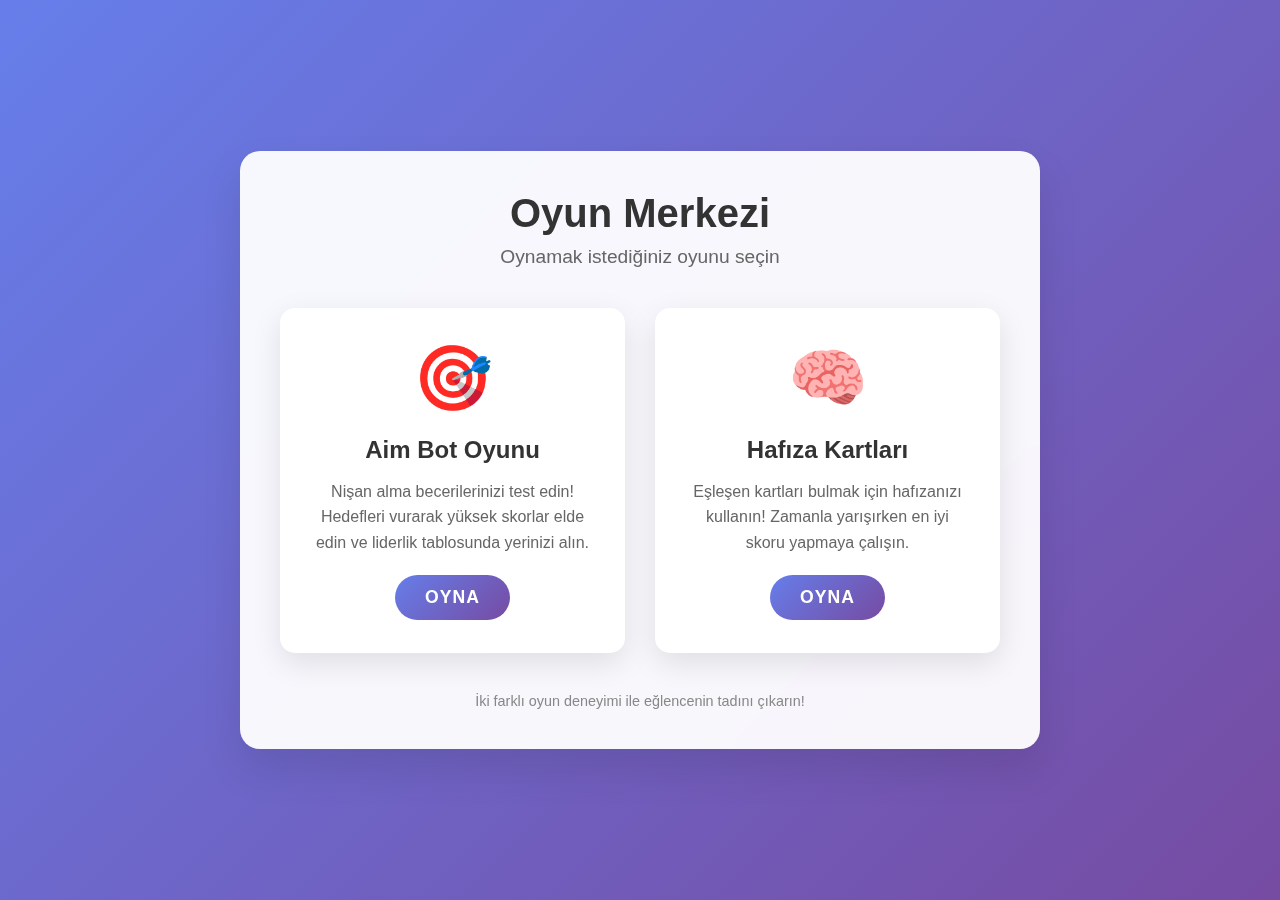
<file: index.html>
<!DOCTYPE html>
<html lang="tr">
<head>
    <meta charset="UTF-8">
    <meta name="viewport" content="width=device-width, initial-scale=1.0">
    <title>Oyun Seçimi</title>
    <style>
        * {
            margin: 0;
            padding: 0;
            box-sizing: border-box;
        }

        body {
            font-family: 'Segoe UI', Tahoma, Geneva, Verdana, sans-serif;
            background: linear-gradient(135deg, #667eea 0%, #764ba2 100%);
            min-height: 100vh;
            display: flex;
            justify-content: center;
            align-items: center;
            padding: 20px;
        }

        .game-selection-container {
            background: rgba(255, 255, 255, 0.95);
            backdrop-filter: blur(10px);
            border-radius: 20px;
            box-shadow: 0 20px 40px rgba(0, 0, 0, 0.1);
            padding: 40px;
            text-align: center;
            max-width: 800px;
            width: 100%;
        }

        .game-title {
            color: #333;
            font-size: 2.5rem;
            margin-bottom: 10px;
            font-weight: 700;
        }

        .game-subtitle {
            color: #666;
            font-size: 1.2rem;
            margin-bottom: 40px;
        }

        .games-grid {
            display: grid;
            grid-template-columns: repeat(auto-fit, minmax(300px, 1fr));
            gap: 30px;
            margin-bottom: 40px;
        }

        .game-card {
            background: white;
            border-radius: 15px;
            padding: 30px;
            box-shadow: 0 10px 30px rgba(0, 0, 0, 0.1);
            transition: all 0.3s ease;
            cursor: pointer;
            border: 3px solid transparent;
        }

        .game-card:hover {
            transform: translateY(-10px);
            box-shadow: 0 20px 40px rgba(0, 0, 0, 0.2);
            border-color: #667eea;
        }

        .game-icon {
            font-size: 4rem;
            margin-bottom: 20px;
        }

        .game-name {
            font-size: 1.5rem;
            font-weight: 600;
            color: #333;
            margin-bottom: 15px;
        }

        .game-description {
            color: #666;
            font-size: 1rem;
            line-height: 1.6;
            margin-bottom: 20px;
        }

        .play-button {
            background: linear-gradient(135deg, #667eea 0%, #764ba2 100%);
            color: white;
            border: none;
            padding: 12px 30px;
            border-radius: 25px;
            font-size: 1.1rem;
            font-weight: 600;
            cursor: pointer;
            transition: all 0.3s ease;
            text-transform: uppercase;
            letter-spacing: 1px;
        }

        .play-button:hover {
            transform: scale(1.05);
            box-shadow: 0 10px 20px rgba(0, 0, 0, 0.2);
        }

        .footer {
            color: #888;
            font-size: 0.9rem;
            margin-top: 30px;
        }

        @media (max-width: 768px) {
            .games-grid {
                grid-template-columns: 1fr;
            }
            
            .game-selection-container {
                padding: 20px;
            }
            
            .game-title {
                font-size: 2rem;
            }
        }
    </style>
</head>
<body>
    <div class="game-selection-container">
        <h1 class="game-title">Oyun Merkezi</h1>
        <p class="game-subtitle">Oynamak istediğiniz oyunu seçin</p>
        
        <div class="games-grid">
            <div class="game-card" onclick="location.href='aimbotgame/index.html'">
                <div class="game-icon">🎯</div>
                <h2 class="game-name">Aim Bot Oyunu</h2>
                <p class="game-description">Nişan alma becerilerinizi test edin! Hedefleri vurarak yüksek skorlar elde edin ve liderlik tablosunda yerinizi alın.</p>
                <button class="play-button">Oyna</button>
            </div>
            
            <div class="game-card" onclick="location.href='memory_card_child_game/index.html'">
                <div class="game-icon">🧠</div>
                <h2 class="game-name">Hafıza Kartları</h2>
                <p class="game-description">Eşleşen kartları bulmak için hafızanızı kullanın! Zamanla yarışırken en iyi skoru yapmaya çalışın.</p>
                <button class="play-button">Oyna</button>
            </div>
        </div>
        
        <p class="footer">İki farklı oyun deneyimi ile eğlencenin tadını çıkarın!</p>
    </div>
</body>
</html>
</file>
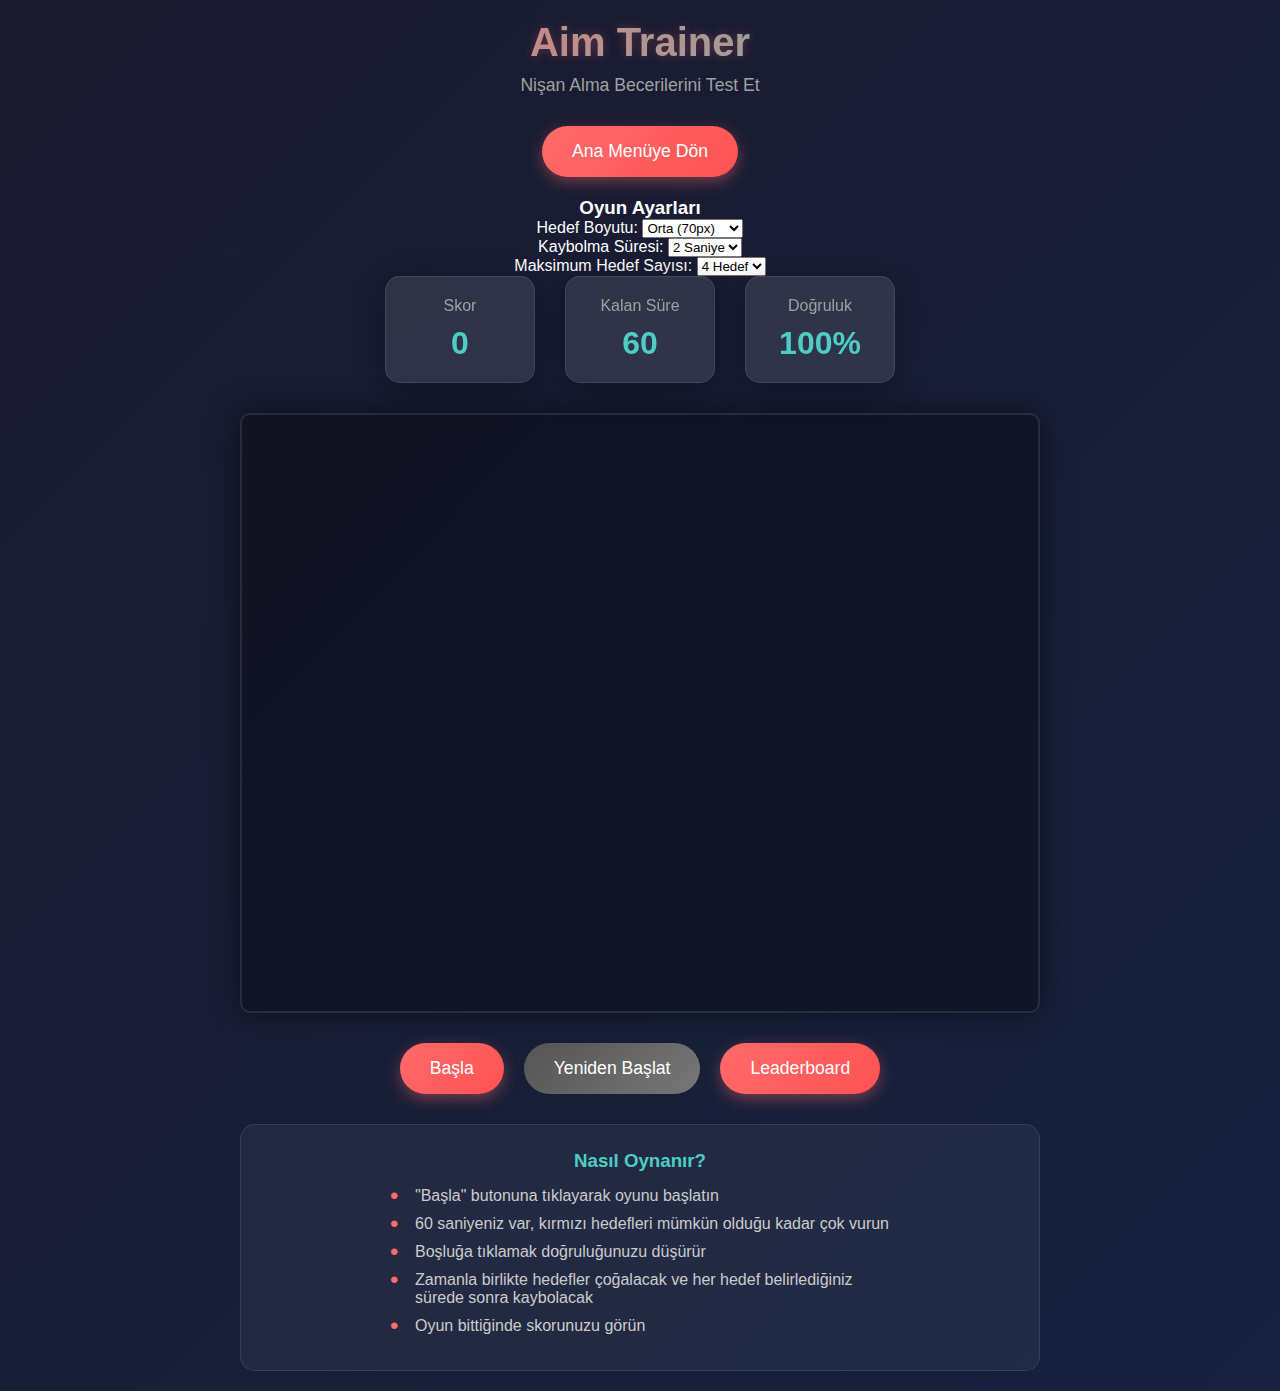
<file: aimbotgame/index.html>
<!DOCTYPE html>
<html lang="tr">
<head>
    <meta charset="UTF-8">
    <meta name="viewport" content="width=device-width, initial-scale=1.0">
    <title>Aim Trainer - Nişan Alma Oyunu</title>
    <link rel="stylesheet" href="style.css">
</head>
<body>
    <div class="container">
        <header class="game-header">
            <h1>Aim Trainer</h1>
            <p>Nişan Alma Becerilerini Test Et</p>
        </header>

        <!-- Ana Menüye Dön Butonu -->
        <div style="text-align: center; margin-bottom: 20px;">
            <button class="btn" onclick="location.href='../index.html'">Ana Menüye Dön</button>
        </div>

        <!-- Ayarlar Paneli -->
        <div class="settings-panel">
            <h3>Oyun Ayarları</h3>
            <div class="setting-group">
                <label for="target-size">Hedef Boyutu:</label>
                <select id="target-size">
                    <option value="small">Küçük (50px)</option>
                    <option value="medium" selected>Orta (70px)</option>
                    <option value="large">Büyük (90px)</option>
                </select>
            </div>
            
            <div class="setting-group">
                <label for="target-lifetime">Kaybolma Süresi:</label>
                <select id="target-lifetime">
                    <option value="1000">1 Saniye</option>
                    <option value="2000" selected>2 Saniye</option>
                    <option value="3000">3 Saniye</option>
                </select>
            </div>
            
            <div class="setting-group">
                <label for="max-targets">Maksimum Hedef Sayısı:</label>
                <select id="max-targets">
                    <option value="1">1 Hedef</option>
                    <option value="2">2 Hedef</option>
                    <option value="3">3 Hedef</option>
                    <option value="4" selected>4 Hedef</option>
                    <option value="5">5 Hedef</option>
                    <option value="6">6 Hedef</option>
                </select>
            </div>
        </div>

        <div class="stats-container">
            <div class="stat-box">
                <div class="stat-label">Skor</div>
                <div class="stat-value" id="score">0</div>
            </div>
            <div class="stat-box">
                <div class="stat-label">Kalan Süre</div>
                <div class="stat-value" id="timer">60</div>
            </div>
            <div class="stat-box">
                <div class="stat-label">Doğruluk</div>
                <div class="stat-value" id="accuracy">100%</div>
            </div>
        </div>

        <div class="game-area">
            <div class="game-container" id="game-container">
                <div class="crosshair" id="crosshair"></div>
                <!-- Hedefler artık JavaScript tarafından dinamik olarak oluşturulacak -->
            </div>
        </div>

        <div class="controls">
            <button id="start-button" class="btn">Başla</button>
            <button id="reset-button" class="btn">Yeniden Başlat</button>
            <button id="leaderboard-button" class="btn">Leaderboard</button>
        </div>

        <div class="instructions">
            <h3>Nasıl Oynanır?</h3>
            <ul>
                <li>"Başla" butonuna tıklayarak oyunu başlatın</li>
                <li>60 saniyeniz var, kırmızı hedefleri mümkün olduğu kadar çok vurun</li>
                <li>Boşluğa tıklamak doğruluğunuzu düşürür</li>
                <li>Zamanla birlikte hedefler çoğalacak ve her hedef belirlediğiniz sürede sonra kaybolacak</li>
                <li>Oyun bittiğinde skorunuzu görün</li>
            </ul>
        </div>
    </div>

    <!-- Oyun Bitiş Modalı -->
    <div class="game-over-modal" id="game-over-modal">
        <div class="modal-content">
            <h2>Oyun Bitti!</h2>
            <div class="modal-stats">
                <div class="modal-stat">
                    <div class="modal-stat-label">Skor</div>
                    <div class="modal-stat-value" id="modal-score">0</div>
                </div>
                <div class="modal-stat">
                    <div class="modal-stat-label">Doğruluk</div>
                    <div class="modal-stat-value" id="modal-accuracy">100%</div>
                </div>
                <div class="modal-stat">
                    <div class="modal-stat-label">Vuruş</div>
                    <div class="modal-stat-value" id="modal-hits">0</div>
                </div>
            </div>
            <div class="player-input">
                <label for="player-name">Adınız:</label>
                <input type="text" id="player-name" placeholder="Adınızı girin" maxlength="20">
            </div>
            <button id="save-score" class="btn">Skoru Kaydet</button>
            <button id="play-again" class="btn">Tekrar Oyna</button>
        </div>
    </div>

    <!-- Leaderboard Modalı -->
    <div class="leaderboard-modal" id="leaderboard-modal">
        <div class="modal-content">
            <h2>Leaderboard</h2>
            <table id="leaderboard-table">
                <thead>
                    <tr>
                        <th>Sıra</th>
                        <th>İsim</th>
                        <th>Skor</th>
                        <th>Doğruluk</th>
                        <th>Vuruş</th>
                    </tr>
                </thead>
                <tbody id="leaderboard-body">
                    <!-- Leaderboard verileri buraya eklenecek -->
                </tbody>
            </table>
            <button id="close-leaderboard" class="btn">Kapat</button>
        </div>
    </div>

    <script src="script.js"></script>
</body>
</html>
</file>
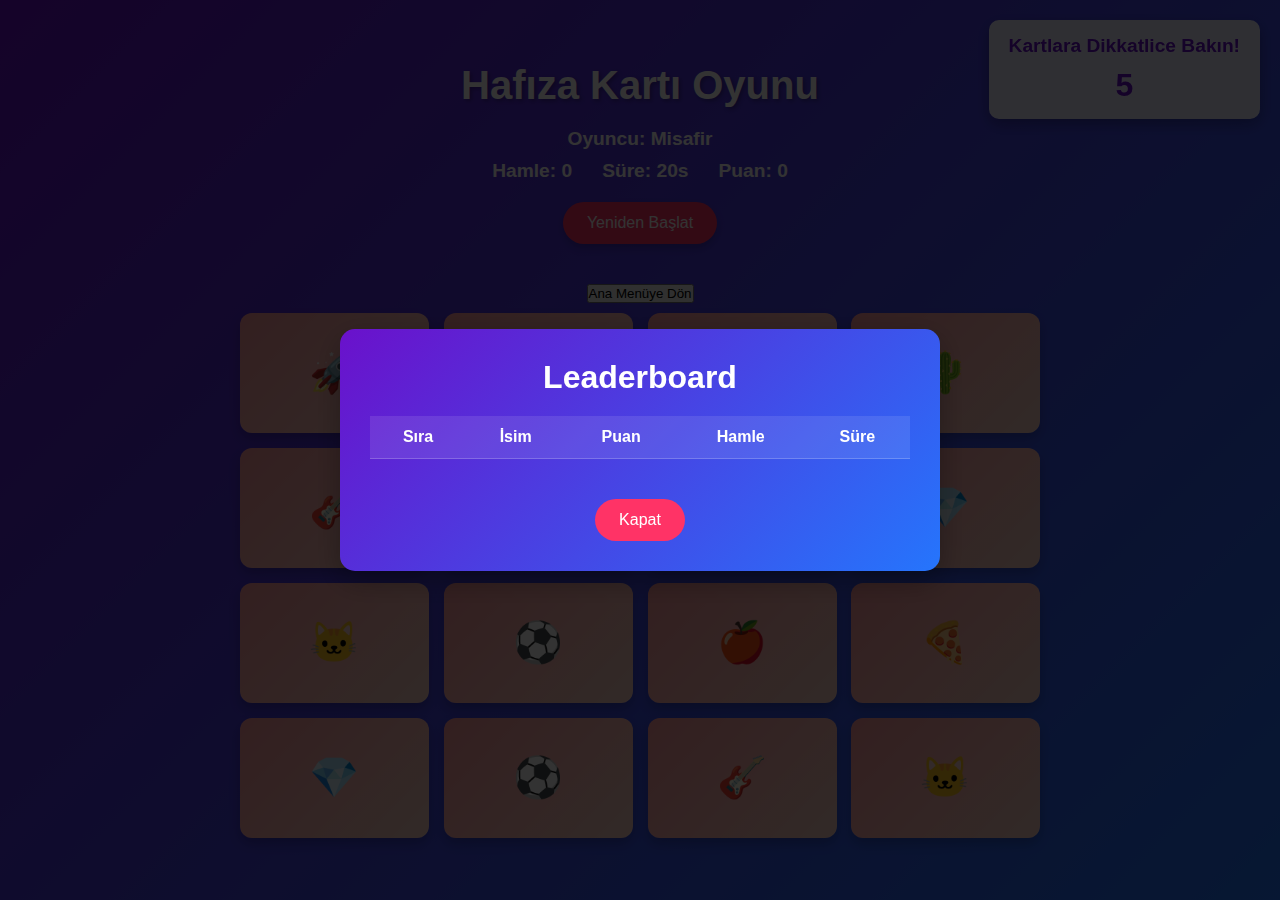
<file: memory_card_child_game/index.html>
<!DOCTYPE html>
<html lang="tr">
<head>
    <meta charset="UTF-8">
    <meta name="viewport" content="width=device-width, initial-scale=1.0">
    <title>Hafıza Kartı Oyunu</title>
    <link rel="stylesheet" href="style.css">
</head>
<body>
    <div class="game-container">
        <header class="game-header">
            <h1>Hafıza Kartı Oyunu</h1>
            <div class="player-info">
                <div class="player-name">Oyuncu: <span id="display-name">Misafir</span></div>
                <div class="score-board">
                    <div class="moves">Hamle: <span id="moves">0</span></div>
                    <div class="timer">Süre: <span id="timer">0</span>s</div>
                    <div class="score">Puan: <span id="score">0</span></div>
                </div>
            </div>
            <button id="reset-button" class="reset-button">Yeniden Başlat</button>
        </header>
        
        <!-- Ana Menüye Dön Butonu -->
        <div style="text-align: center; margin: 10px 0;">
            <button class="btn" onclick="location.href='../index.html'">Ana Menüye Dön</button>
        </div>
        
        <main class="game-board" id="game-board">
            <!-- Kartlar burada oluşturulacak -->
        </main>
        
        <!-- Preview overlay - kartlar görünürken gösterilir -->
        <div id="preview-overlay" class="preview-overlay hidden">
            <div class="preview-content">
                <h2>Kartlara Dikkatlice Bakın!</h2>
                <p id="preview-countdown">5</p>
            </div>
        </div>
        
        <div id="win-modal" class="modal hidden">
            <div class="modal-content">
                <h2>Tebrikler <span id="winner-name"></span>!</h2>
                <p>Oyunu tamamladınız.</p>
                <p>Toplam Hamle: <span id="final-moves"></span></p>
                <p>Geçen Süre: <span id="final-time"></span>s</p>
                <p>Toplam Puan: <span id="final-score"></span></p>
                <!-- Kullanıcı adı girişi -->
                <div id="name-input-section">
                    <label for="winner-name-input">Adınız:</label>
                    <input type="text" id="winner-name-input" placeholder="Adınızı girin" maxlength="20">
                    <button id="save-score-button">Skoru Kaydet</button>
                </div>
                <button id="play-again">Tekrar Oyna</button>
            </div>
        </div>
        
        <!-- Leaderboard bölümü -->
        <div id="leaderboard-modal" class="modal hidden">
            <div class="modal-content leaderboard">
                <h2>Leaderboard</h2>
                <table id="leaderboard-table">
                    <thead>
                        <tr>
                            <th>Sıra</th>
                            <th>İsim</th>
                            <th>Puan</th>
                            <th>Hamle</th>
                            <th>Süre</th>
                        </tr>
                    </thead>
                    <tbody id="leaderboard-body">
                        <!-- Leaderboard verileri buraya eklenecek -->
                    </tbody>
                </table>
                <button id="close-leaderboard">Kapat</button>
            </div>
        </div>
    </div>

    <script src="script.js"></script>
</body>
</html>
</file>
<file: aimbotgame/style.css>
/* Temel stil ayarları */
* {
    margin: 0;
    padding: 0;
    box-sizing: border-box;
}

body {
    font-family: 'Segoe UI', Tahoma, Geneva, Verdana, sans-serif;
    background: linear-gradient(135deg, #1a1a2e 0%, #16213e 100%);
    color: #fff;
    min-height: 100vh;
    display: flex;
    justify-content: center;
    align-items: center;
    padding: 20px;
    overflow: hidden; /* Kaydırma çubuklarını gizle */
}

.container {
    max-width: 1000px;
    width: 100%;
    text-align: center;
}

/* Başlık stilleri */
.game-header h1 {
    font-size: 2.5rem;
    margin-bottom: 10px;
    background: linear-gradient(90deg, #ff6b6b, #4ecdc4);
    -webkit-background-clip: text;
    background-clip: text; /* Uyarı için eklenen standart özellik */
    -webkit-text-fill-color: transparent;
    text-shadow: 0 0 10px rgba(255, 107, 107, 0.3);
}

.game-header p {
    font-size: 1.1rem;
    color: #a0a0a0;
    margin-bottom: 30px;
}

/* İstatistik kutuları */
.stats-container {
    display: flex;
    justify-content: center;
    gap: 30px;
    margin-bottom: 30px;
    flex-wrap: wrap;
}

.stat-box {
    background: rgba(255, 255, 255, 0.1);
    border-radius: 15px;
    padding: 20px;
    min-width: 150px;
    backdrop-filter: blur(10px);
    border: 1px solid rgba(255, 255, 255, 0.1);
    box-shadow: 0 8px 32px rgba(0, 0, 0, 0.3);
}

.stat-label {
    font-size: 1rem;
    color: #a0a0a0;
    margin-bottom: 10px;
}

.stat-value {
    font-size: 2rem;
    font-weight: bold;
    color: #4ecdc4;
}

/* Oyun alanı */
.game-area {
    display: flex;
    justify-content: center;
    margin-bottom: 30px;
}

.game-container {
    width: 800px;
    height: 600px;
    background: rgba(0, 0, 0, 0.3);
    border-radius: 10px;
    position: relative;
    overflow: hidden;
    border: 2px solid rgba(255, 255, 255, 0.1);
    box-shadow: 0 0 30px rgba(0, 0, 0, 0.5);
    cursor: none; /* Standart imleci gizle */
    will-change: transform; /* Performans optimizasyonu */
}

/* Hedef tasarımı */
.target {
    width: 70px;
    height: 70px;
    background: radial-gradient(circle, #ff6b6b 0%, #ff5252 70%, #ff0000 100%);
    border-radius: 50%;
    position: absolute;
    cursor: none;
    box-shadow: 0 0 20px #ff6b6b, inset 0 0 10px rgba(255, 255, 255, 0.5);
    transition: transform 0.1s ease;
    z-index: 10; /* Hedeflerin crosshair'in altında olması için */
    will-change: transform, opacity; /* Performans optimizasyonu */
}

/* Hedefin merkezindeki halka */
.target::before {
    content: '';
    position: absolute;
    top: 50%;
    left: 50%;
    transform: translate(-50%, -50%);
    width: 30px;
    height: 30px;
    border: 3px solid white;
    border-radius: 50%;
    box-shadow: 0 0 10px rgba(255, 255, 255, 0.8);
}

/* Hedefin merkezindeki nokta */
.target::after {
    content: '';
    position: absolute;
    top: 50%;
    left: 50%;
    transform: translate(-50%, -50%);
    width: 10px;
    height: 10px;
    background: white;
    border-radius: 50%;
    box-shadow: 0 0 5px rgba(255, 255, 255, 0.8);
}

/* Hedef vurulduğunda animasyon */
.target.hit {
    animation: hitAnimation 0.3s forwards;
}

@keyframes hitAnimation {
    0% {
        transform: scale(1);
        opacity: 1;
    }
    100% {
        transform: scale(3);
        opacity: 0;
    }
}

/* Özel crosshair imleci */
.crosshair {
    width: 30px;
    height: 30px;
    position: absolute;
    pointer-events: none;
    z-index: 1000;
    display: none;
    will-change: transform; /* Performans optimizasyonu */
}

.crosshair::before,
.crosshair::after {
    content: '';
    position: absolute;
    background: rgba(255, 255, 255, 0.8);
    box-shadow: 0 0 5px rgba(255, 255, 255, 0.5);
}

.crosshair::before {
    width: 30px;
    height: 2px;
    top: 50%;
    left: 0;
    transform: translateY(-50%);
}

.crosshair::after {
    width: 2px;
    height: 30px;
    left: 50%;
    top: 0;
    transform: translateX(-50%);
}

.crosshair.center-dot::before {
    content: '';
    position: absolute;
    width: 6px;
    height: 6px;
    background: white;
    border-radius: 50%;
    top: 50%;
    left: 50%;
    transform: translate(-50%, -50%);
    box-shadow: 0 0 5px white;
}

/* Kontrol butonları */
.controls {
    display: flex;
    justify-content: center;
    gap: 20px;
    margin-bottom: 30px;
    flex-wrap: wrap;
}

.btn {
    background: linear-gradient(135deg, #ff6b6b, #ff5252);
    color: white;
    border: none;
    padding: 15px 30px;
    font-size: 1.1rem;
    border-radius: 50px;
    cursor: pointer;
    transition: all 0.3s ease;
    box-shadow: 0 5px 15px rgba(255, 107, 107, 0.4);
}

.btn:hover {
    transform: translateY(-3px);
    box-shadow: 0 8px 20px rgba(255, 107, 107, 0.6);
}

.btn:active {
    transform: translateY(1px);
}

.btn:disabled {
    background: linear-gradient(135deg, #555, #777);
    cursor: not-allowed;
    transform: none;
    box-shadow: none;
}

/* Talimatlar */
.instructions {
    background: rgba(255, 255, 255, 0.05);
    border-radius: 15px;
    padding: 25px;
    max-width: 800px;
    margin: 0 auto;
    border: 1px solid rgba(255, 255, 255, 0.1);
}

.instructions h3 {
    margin-bottom: 15px;
    color: #4ecdc4;
}

.instructions ul {
    list-style-type: none;
    text-align: left;
    max-width: 500px;
    margin: 0 auto;
}

.instructions li {
    margin-bottom: 10px;
    padding-left: 25px;
    position: relative;
    color: #ccc;
}

.instructions li::before {
    content: '•';
    color: #ff6b6b;
    font-size: 1.5rem;
    position: absolute;
    left: 0;
    top: -5px;
}

/* Oyun bitiş modalı */
.game-over-modal {
    position: fixed;
    top: 0;
    left: 0;
    width: 100%;
    height: 100%;
    background: rgba(0, 0, 0, 0.8);
    display: flex;
    justify-content: center;
    align-items: center;
    z-index: 2000;
    display: none;
}

.modal-content {
    background: linear-gradient(135deg, #1a1a2e, #16213e);
    padding: 40px;
    border-radius: 20px;
    text-align: center;
    max-width: 500px;
    width: 90%;
    box-shadow: 0 0 50px rgba(255, 107, 107, 0.3);
    border: 1px solid rgba(255, 255, 255, 0.1);
}

.modal-content h2 {
    font-size: 2.5rem;
    margin-bottom: 20px;
    color: #ff6b6b;
}

.modal-stats {
    display: flex;
    justify-content: space-around;
    margin: 30px 0;
    flex-wrap: wrap;
    gap: 20px;
}

.modal-stat {
    background: rgba(255, 255, 255, 0.1);
    padding: 15px;
    border-radius: 10px;
    min-width: 120px;
}

.modal-stat-label {
    font-size: 1rem;
    color: #a0a0a0;
    margin-bottom: 5px;
}

.modal-stat-value {
    font-size: 1.8rem;
    font-weight: bold;
    color: #4ecdc4;
}

/* Oyuncu adı girişi */
.player-input {
    margin: 20px 0;
}

.player-input label {
    display: block;
    margin-bottom: 10px;
    font-size: 1.2rem;
    color: #4ecdc4;
}

.player-input input {
    width: 80%;
    padding: 12px;
    font-size: 1rem;
    border-radius: 8px;
    border: 1px solid rgba(255, 255, 255, 0.2);
    background: rgba(0, 0, 0, 0.3);
    color: white;
    text-align: center;
}

.player-input input:focus {
    outline: none;
    border-color: #4ecdc4;
    box-shadow: 0 0 10px rgba(78, 205, 196, 0.5);
}

/* Leaderboard modalı */
.leaderboard-modal {
    position: fixed;
    top: 0;
    left: 0;
    width: 100%;
    height: 100%;
    background: rgba(0, 0, 0, 0.9);
    display: flex;
    justify-content: center;
    align-items: center;
    z-index: 3000;
    display: none;
}

.leaderboard-modal .modal-content {
    max-width: 700px;
    width: 90%;
    padding: 30px;
}

.leaderboard-modal h2 {
    font-size: 2.5rem;
    margin-bottom: 20px;
    color: #ff6b6b;
}

/* Leaderboard tablosu */
#leaderboard-table {
    width: 100%;
    border-collapse: collapse;
    margin: 20px 0;
    font-size: 1.1rem;
}

#leaderboard-table th {
    background: rgba(255, 255, 255, 0.1);
    padding: 15px;
    text-align: center;
    color: #4ecdc4;
    border-bottom: 2px solid rgba(255, 255, 255, 0.2);
}

#leaderboard-table td {
    padding: 12px;
    text-align: center;
    border-bottom: 1px solid rgba(255, 255, 255, 0.1);
}

#leaderboard-table tr:nth-child(even) {
    background: rgba(255, 255, 255, 0.05);
}

#leaderboard-table tr:hover {
    background: rgba(255, 255, 255, 0.1);
}

#leaderboard-table tr:first-child td {
    font-weight: bold;
    color: #ffd700; /* Altın rengi */
}

#leaderboard-table tr:nth-child(2) td {
    color: #c0c0c0; /* Gümüş rengi */
}

#leaderboard-table tr:nth-child(3) td {
    color: #cd7f32; /* Bronz rengi */
}

/* Responsive tasarım */
@media (max-width: 850px) {
    .game-container {
        width: 95vw;
        height: 70vh;
        min-height: 400px;
    }
    
    .stats-container {
        gap: 15px;
    }
    
    .stat-box {
        min-width: 120px;
        padding: 15px;
    }
    
    .stat-value {
        font-size: 1.5rem;
    }
    
    .controls {
        flex-direction: column;
        align-items: center;
    }
    
    .btn {
        width: 80%;
        margin-bottom: 10px;
    }
}

@media (max-width: 600px) {
    .game-header h1 {
        font-size: 2rem;
    }
    
    .stats-container {
        flex-direction: column;
        align-items: center;
    }
    
    .modal-stats {
        flex-direction: column;
        align-items: center;
    }
    
    .modal-stat {
        width: 80%;
    }
    
    .instructions ul {
        padding: 0 10px;
    }
    
    #leaderboard-table {
        font-size: 0.9rem;
    }
    
    #leaderboard-table th,
    #leaderboard-table td {
        padding: 8px;
    }
}
</file>
<file: memory_card_child_game/style.css>
/* Temel stil ayarları */
* {
    box-sizing: border-box;
    margin: 0;
    padding: 0;
}

body {
    font-family: 'Segoe UI', Tahoma, Geneva, Verdana, sans-serif;
    background: linear-gradient(135deg, #6a11cb 0%, #2575fc 100%);
    color: white;
    min-height: 100vh;
    display: flex;
    justify-content: center;
    align-items: center;
    padding: 20px;
}

.game-container {
    width: 100%;
    max-width: 800px;
    text-align: center;
    position: relative;
}

/* Başlık stilleri */
.game-header h1 {
    margin-bottom: 20px;
    font-size: 2.5rem;
    text-shadow: 2px 2px 4px rgba(0, 0, 0, 0.3);
}

/* Oyuncu bilgisi stilleri */
.player-info {
    margin-bottom: 20px;
}

.player-name {
    font-size: 1.2rem;
    margin-bottom: 10px;
    font-weight: bold;
}

/* Skor tablosu stilleri */
.score-board {
    display: flex;
    justify-content: center;
    gap: 30px;
    margin-bottom: 20px;
    font-size: 1.2rem;
    font-weight: bold;
}

/* Reset butonu stilleri */
.reset-button {
    background-color: #ff3366;
    color: white;
    border: none;
    padding: 12px 24px;
    font-size: 1rem;
    border-radius: 50px;
    cursor: pointer;
    transition: all 0.3s ease;
    margin-bottom: 30px;
    box-shadow: 0 4px 8px rgba(0, 0, 0, 0.2);
}

.reset-button:hover {
    background-color: #ff1a52;
    transform: translateY(-2px);
    box-shadow: 0 6px 12px rgba(0, 0, 0, 0.3);
}

.reset-button:active {
    transform: translateY(0);
}

/* Oyun tahtası stilleri */
.game-board {
    display: grid;
    grid-template-columns: repeat(4, 1fr);
    gap: 15px;
    perspective: 1000px;
    margin: 0 auto;
    position: relative;
    z-index: 1;
}

/* Kart stilleri */
.card {
    height: 120px;
    position: relative;
    transform-style: preserve-3d;
    transition: transform 0.6s;
    cursor: pointer;
    border-radius: 12px;
    box-shadow: 0 6px 12px rgba(0, 0, 0, 0.2);
    z-index: 2;
}

.card.flipped {
    transform: rotateY(180deg);
}

.card.matched {
    cursor: default;
    opacity: 0.7;
    visibility: hidden;
    transform: scale(0);
    transition: transform 0.3s, visibility 0.3s;
}

/* Kart önyüzü ve arka yüzü */
.card-front, .card-back {
    position: absolute;
    width: 100%;
    height: 100%;
    backface-visibility: hidden;
    display: flex;
    justify-content: center;
    align-items: center;
    border-radius: 12px;
    font-size: 2.5rem;
}

.card-front {
    background: linear-gradient(135deg, #ff9a9e 0%, #fad0c4 100%);
    transform: rotateY(180deg);
}

.card-back {
    background: linear-gradient(135deg, #43cea2 0%, #185a9d 100%);
}

/* Modal stilleri */
.modal {
    position: fixed;
    top: 0;
    left: 0;
    width: 100%;
    height: 100%;
    background-color: rgba(0, 0, 0, 0.8);
    display: flex;
    justify-content: center;
    align-items: center;
    z-index: 1000;
}

.modal.hidden {
    display: none;
}

.modal-content {
    background: linear-gradient(135deg, #6a11cb 0%, #2575fc 100%);
    padding: 30px;
    border-radius: 15px;
    text-align: center;
    box-shadow: 0 10px 30px rgba(0, 0, 0, 0.3);
    max-width: 90%;
    width: 400px;
}

.modal-content h2 {
    font-size: 2rem;
    margin-bottom: 20px;
}

.modal-content p {
    font-size: 1.2rem;
    margin: 10px 0;
}

#countdown {
    font-size: 4rem;
    font-weight: bold;
    margin: 20px 0;
}

/* Kullanıcı adı girişi stilleri */
#player-name {
    width: 100%;
    padding: 12px;
    font-size: 1rem;
    border: none;
    border-radius: 8px;
    margin-bottom: 20px;
    text-align: center;
}

#start-game, #play-again, #close-leaderboard {
    background-color: #ff3366;
    color: white;
    border: none;
    padding: 12px 24px;
    font-size: 1rem;
    border-radius: 50px;
    cursor: pointer;
    transition: all 0.3s ease;
    margin-top: 20px;
}

#start-game:hover, #play-again:hover, #close-leaderboard:hover {
    background-color: #ff1a52;
    transform: translateY(-2px);
}

/* Preview overlay stilleri - Sağ üst köşede */
.preview-overlay {
    position: fixed;
    top: 20px;
    right: 20px;
    background: rgba(255, 255, 255, 0.9);
    color: #333;
    padding: 15px 20px;
    border-radius: 10px;
    text-align: center;
    box-shadow: 0 5px 15px rgba(0, 0, 0, 0.3);
    z-index: 100; /* Kartlardan yüksek ama modal'dan düşük */
    min-width: 150px;
}

.preview-overlay.hidden {
    display: none;
}

.preview-overlay h2 {
    font-size: 1.2rem;
    margin-bottom: 10px;
    color: #6a11cb;
}

.preview-overlay #preview-countdown {
    font-size: 2rem;
    font-weight: bold;
    margin: 0;
    color: #6a11cb;
}

/* Leaderboard stilleri */
.leaderboard {
    width: 90%;
    max-width: 600px;
}

#leaderboard-table {
    width: 100%;
    border-collapse: collapse;
    margin: 20px 0;
}

#leaderboard-table th, #leaderboard-table td {
    padding: 12px;
    text-align: center;
    border-bottom: 1px solid rgba(255, 255, 255, 0.2);
}

#leaderboard-table th {
    background-color: rgba(255, 255, 255, 0.1);
    font-weight: bold;
}

#leaderboard-table tr:nth-child(even) {
    background-color: rgba(255, 255, 255, 0.05);
}

#leaderboard-table tr:hover {
    background-color: rgba(255, 255, 255, 0.1);
}

/* Responsive tasarım */
@media (max-width: 768px) {
    .game-header h1 {
        font-size: 2rem;
    }
    
    .player-info {
        display: flex;
        flex-direction: column;
        align-items: center;
    }
    
    .score-board {
        flex-direction: column;
        gap: 10px;
    }
    
    .game-board {
        grid-template-columns: repeat(4, 1fr);
        gap: 10px;
    }
    
    .card {
        height: 80px;
    }
    
    .card-front, .card-back {
        font-size: 1.8rem;
    }
    
    .modal-content {
        width: 90%;
        padding: 20px;
    }
    
    .preview-overlay {
        top: 10px;
        right: 10px;
        padding: 10px 15px;
        min-width: 120px;
    }
    
    .preview-overlay h2 {
        font-size: 1rem;
    }
    
    .preview-overlay #preview-countdown {
        font-size: 1.5rem;
    }
}

@media (max-width: 480px) {
    body {
        padding: 10px;
    }
    
    .game-header h1 {
        font-size: 1.8rem;
    }
    
    .game-board {
        gap: 8px;
    }
    
    .card {
        height: 70px;
    }
    
    .card-front, .card-back {
        font-size: 1.5rem;
    }
    
    .modal-content h2, .preview-overlay h2 {
        font-size: 1.2rem;
    }
    
    .modal-content p, .preview-overlay p {
        font-size: 0.9rem;
    }
}
</file>
